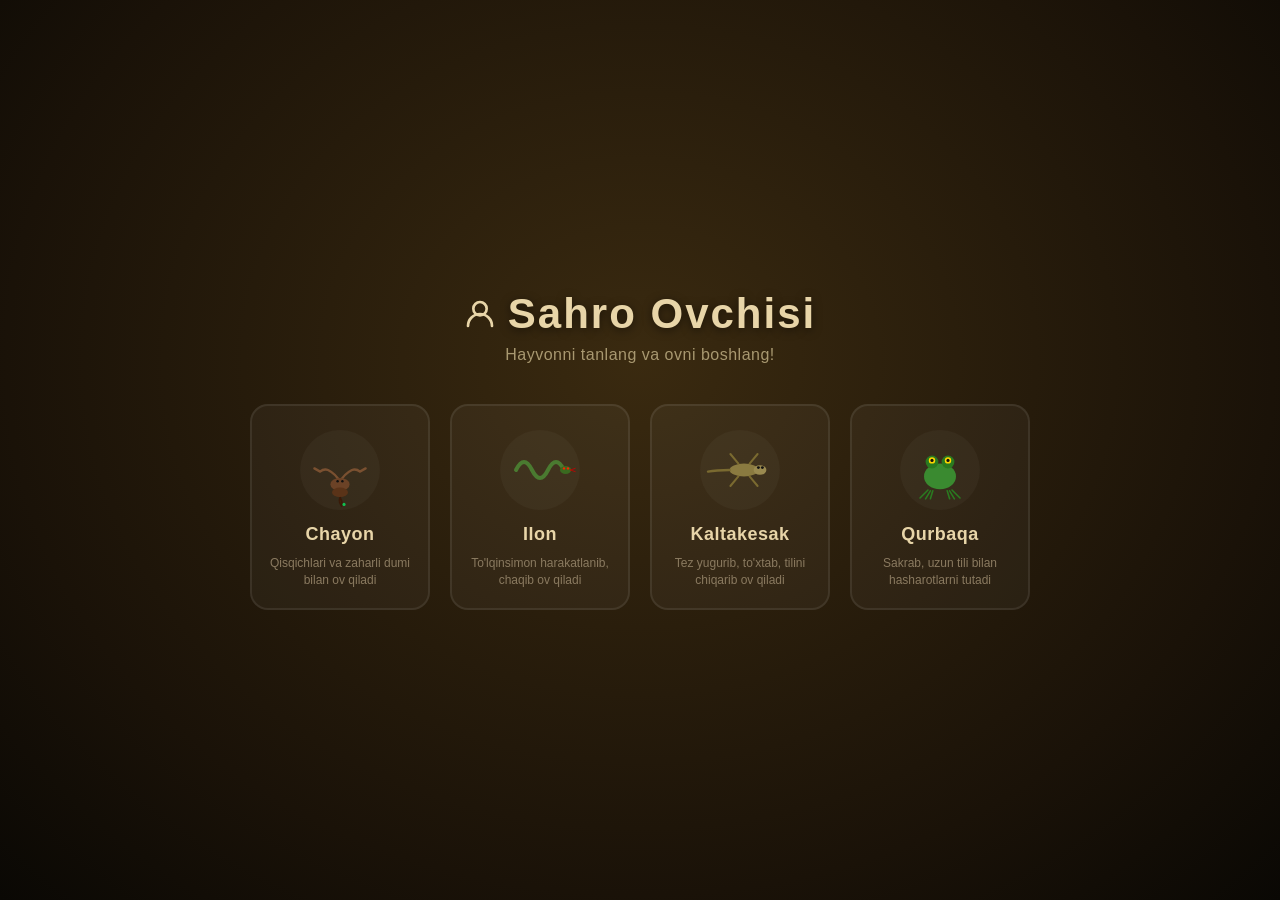
<file: index.html>
<!DOCTYPE html>
<html lang="uz">
<head>
  <meta charset="UTF-8" />
  <meta name="viewport" content="width=device-width, initial-scale=1.0" />
  <title>Desert Hunter Game</title>
  <link rel="stylesheet" href="main.css" />
</head>
<body>

  <!-- ── Selection Screen ── -->
  <div class="select-screen" id="selectScreen">
    <div class="select-bg"></div>
    <div class="select-content">
      <h1 class="select-title">
        <svg width="32" height="32" viewBox="0 0 24 24" fill="none" stroke="#e8d5a8" stroke-width="2" stroke-linecap="round">
          <circle cx="12" cy="8" r="5"/><path d="M3 21c0-4.97 4.03-9 9-9s9 4.03 9 9"/>
        </svg>
        Sahro Ovchisi
      </h1>
      <p class="select-subtitle">Hayvonni tanlang va ovni boshlang!</p>

      <div class="animal-cards" id="animalCards">

        <div class="animal-card" data-animal="scorpion">
          <div class="card-icon">
            <svg viewBox="0 0 100 100" width="80" height="80">
              <path d="M50 65 Q45 55 35 50 Q30 48 25 52 L18 48 M50 65 Q55 55 65 50 Q70 48 75 52 L82 48" stroke="#7a5030" stroke-width="3" fill="none" stroke-linecap="round"/>
              <ellipse cx="50" cy="68" rx="12" ry="8" fill="#6b4226"/>
              <ellipse cx="50" cy="78" rx="10" ry="6" fill="#5a3318"/>
              <path d="M50 84 Q48 90 52 95 Q54 92 50 84" stroke="#3a1a08" stroke-width="2" fill="#4a2810"/>
              <circle cx="3" cy="1" r="2" fill="#00ff66" opacity="0.7" transform="translate(52,92)"/>
              <circle cx="47" cy="64" r="1.5" fill="#111"/>
              <circle cx="53" cy="64" r="1.5" fill="#111"/>
            </svg>
          </div>
          <div class="card-name">Chayon</div>
          <div class="card-desc">Qisqichlari va zaharli dumi bilan ov qiladi</div>
        </div>

        <div class="animal-card" data-animal="snake">
          <div class="card-icon">
            <svg viewBox="0 0 100 100" width="80" height="80">
              <path d="M20 50 Q30 30 40 50 Q50 70 60 50 Q70 30 80 50" stroke="#4a7a30" stroke-width="5" fill="none" stroke-linecap="round"/>
              <ellipse cx="82" cy="50" rx="7" ry="5" fill="#3a6a20"/>
              <circle cx="80" cy="48" r="1.5" fill="#ff2200"/>
              <circle cx="85" cy="48" r="1.5" fill="#ff2200"/>
              <path d="M88 50 L94 48 M88 50 L94 52" stroke="#cc0000" stroke-width="1" stroke-linecap="round"/>
            </svg>
          </div>
          <div class="card-name">Ilon</div>
          <div class="card-desc">To'lqinsimon harakatlanib, chaqib ov qiladi</div>
        </div>

        <div class="animal-card" data-animal="lizard">
          <div class="card-icon">
            <svg viewBox="0 0 100 100" width="80" height="80">
              <ellipse cx="55" cy="50" rx="18" ry="8" fill="#8a7a40"/>
              <ellipse cx="75" cy="50" rx="8" ry="6" fill="#9a8a50"/>
              <path d="M37 50 Q20 50 10 52" stroke="#7a6a30" stroke-width="3" fill="none" stroke-linecap="round"/>
              <line x1="48" y1="42" x2="38" y2="30" stroke="#7a6a30" stroke-width="2.5" stroke-linecap="round"/>
              <line x1="48" y1="58" x2="38" y2="70" stroke="#7a6a30" stroke-width="2.5" stroke-linecap="round"/>
              <line x1="62" y1="42" x2="72" y2="30" stroke="#7a6a30" stroke-width="2.5" stroke-linecap="round"/>
              <line x1="62" y1="58" x2="72" y2="70" stroke="#7a6a30" stroke-width="2.5" stroke-linecap="round"/>
              <circle cx="73" cy="47" r="1.8" fill="#111"/>
              <circle cx="78" cy="47" r="1.8" fill="#111"/>
            </svg>
          </div>
          <div class="card-name">Kaltakesak</div>
          <div class="card-desc">Tez yugurib, to'xtab, tilini chiqarib ov qiladi</div>
        </div>

        <div class="animal-card" data-animal="frog">
          <div class="card-icon">
            <svg viewBox="0 0 100 100" width="80" height="80">
              <ellipse cx="50" cy="58" rx="20" ry="16" fill="#3a8a30"/>
              <circle cx="40" cy="40" r="8" fill="#2a7a20"/>
              <circle cx="60" cy="40" r="8" fill="#2a7a20"/>
              <circle cx="40" cy="38" r="4" fill="#ffd700"/>
              <circle cx="60" cy="38" r="4" fill="#ffd700"/>
              <circle cx="40" cy="38" r="2" fill="#111"/>
              <circle cx="60" cy="38" r="2" fill="#111"/>
              <path d="M35 75 L25 85 M38 76 L32 86 M41 76 L38 86" stroke="#2a7a20" stroke-width="2" stroke-linecap="round"/>
              <path d="M65 75 L75 85 M62 76 L68 86 M59 76 L62 86" stroke="#2a7a20" stroke-width="2" stroke-linecap="round"/>
            </svg>
          </div>
          <div class="card-name">Qurbaqa</div>
          <div class="card-desc">Sakrab, uzun tili bilan hasharotlarni tutadi</div>
        </div>

      </div>
    </div>
  </div>

  <!-- ── In-Game UI ── -->
  <div class="game-ui" id="gameUI" style="display:none;">
    <div class="score-floating" id="scoreFloating">
      <svg width="18" height="18" viewBox="0 0 24 24" fill="#c8a84e" stroke="#8a6e2e" stroke-width="1.5">
        <path d="M6 9V2h12v7a6 6 0 01-12 0z"/><path d="M6 4H3v3a3 3 0 003 3M18 4h3v3a3 3 0 01-3 3" fill="none" stroke="#8a6e2e" stroke-width="1.5"/><line x1="12" y1="15" x2="12" y2="19"/><rect x="8" y="19" width="8" height="2" rx="1"/>
      </svg>
      <span id="score">0</span>
    </div>

    <div class="info-btn" id="infoBtn">
      <svg class="info-icon-svg" width="20" height="20" viewBox="0 0 24 24" fill="none" stroke="#fff" stroke-width="2.5" stroke-linecap="round">
        <circle cx="12" cy="12" r="10"/><line x1="12" y1="16" x2="12" y2="12"/><circle cx="12" cy="8" r="0.5" fill="#fff"/>
      </svg>
      <div class="info-panel">
        <div class="info-title" id="infoTitle">Sahro Ovchisi</div>
        <div class="info-line">Sichqonchani harakatlantiring</div>
        <div class="info-line">Hasharotlarga yaqinlashing</div>
        <div class="info-line">Click qilib ov qiling!</div>
      </div>
    </div>

    <button class="back-btn" id="backBtn">
      <svg width="16" height="16" viewBox="0 0 24 24" fill="none" stroke="#fff" stroke-width="2.5" stroke-linecap="round" stroke-linejoin="round">
        <path d="M19 12H5M12 19l-7-7 7-7"/>
      </svg>
      Ortga
    </button>
  </div>

  <canvas id="canvas"></canvas>
  <script src="main.js"></script>
</body>
</html>
</file>
<file: main.css>
* {
  margin: 0;
  padding: 0;
  box-sizing: border-box;
}

html, body {
  width: 100%;
  height: 100%;
  overflow: hidden;
}

body {
  background: #1a1408;
  font-family: 'Segoe UI', Tahoma, Geneva, Verdana, sans-serif;
  user-select: none;
}

#canvas {
  display: block;
  width: 100vw;
  height: 100vh;
}

/* ======================================
   SELECTION SCREEN
   ====================================== */
.select-screen {
  position: fixed;
  inset: 0;
  z-index: 100;
  display: flex;
  align-items: center;
  justify-content: center;
}

.select-bg {
  position: absolute;
  inset: 0;
  background: radial-gradient(ellipse at 50% 40%, #3a2a10 0%, #1a1208 70%, #0a0804 100%);
}

.select-content {
  position: relative;
  z-index: 1;
  text-align: center;
  max-width: 900px;
  padding: 20px;
}

.select-title {
  font-size: 42px;
  font-weight: 800;
  color: #e8d5a8;
  letter-spacing: 2px;
  margin-bottom: 8px;
  display: flex;
  align-items: center;
  justify-content: center;
  gap: 12px;
  text-shadow: 0 2px 10px rgba(0,0,0,0.5);
}

.select-subtitle {
  font-size: 16px;
  color: #a89870;
  margin-bottom: 40px;
  letter-spacing: 0.5px;
}

.animal-cards {
  display: flex;
  gap: 20px;
  justify-content: center;
  flex-wrap: wrap;
}

.animal-card {
  width: 180px;
  padding: 24px 16px 20px;
  border-radius: 18px;
  background: rgba(255,255,255,0.04);
  border: 2px solid rgba(255,255,255,0.08);
  cursor: pointer;
  transition: all 0.35s cubic-bezier(0.4, 0, 0.2, 1);
  display: flex;
  flex-direction: column;
  align-items: center;
  gap: 10px;
}

.animal-card:hover {
  background: rgba(232, 213, 168, 0.12);
  border-color: rgba(232, 213, 168, 0.35);
  transform: translateY(-6px) scale(1.03);
  box-shadow: 0 12px 40px rgba(0,0,0,0.4), 0 0 20px rgba(232,213,168,0.08);
}

.animal-card:active {
  transform: translateY(-2px) scale(0.98);
}

.card-icon {
  width: 80px;
  height: 80px;
  display: flex;
  align-items: center;
  justify-content: center;
  background: rgba(255,255,255,0.03);
  border-radius: 50%;
  margin-bottom: 4px;
}

.card-name {
  font-size: 18px;
  font-weight: 700;
  color: #e8d5a8;
  letter-spacing: 0.5px;
}

.card-desc {
  font-size: 12px;
  color: #8a7a60;
  line-height: 1.4;
}

/* ======================================
   GAME UI
   ====================================== */
.score-floating {
  position: fixed;
  top: 16px;
  left: 16px;
  z-index: 20;
  font-size: 20px;
  font-weight: 700;
  color: #3b2f2f;
  background: rgba(255, 255, 255, 0.55);
  backdrop-filter: blur(6px);
  padding: 6px 18px;
  border-radius: 30px;
  border: 1.5px solid rgba(255,255,255,0.7);
  pointer-events: none;
  box-shadow: 0 2px 8px rgba(0,0,0,0.1);
  display: flex;
  align-items: center;
  gap: 8px;
}

.info-btn {
  position: fixed;
  bottom: 24px;
  left: 24px;
  z-index: 20;
  width: 42px;
  height: 42px;
  border-radius: 50%;
  background: rgba(59, 47, 47, 0.7);
  backdrop-filter: blur(8px);
  border: 2px solid rgba(255,255,255,0.3);
  display: flex;
  align-items: center;
  justify-content: center;
  cursor: pointer;
  transition: all 0.35s cubic-bezier(0.4, 0, 0.2, 1);
  box-shadow: 0 3px 12px rgba(0,0,0,0.25);
  overflow: hidden;
}

.info-icon-svg {
  transition: opacity 0.25s ease;
  flex-shrink: 0;
}

.info-panel {
  position: absolute;
  bottom: 0;
  left: 0;
  width: 240px;
  padding: 16px 18px;
  opacity: 0;
  pointer-events: none;
  transform: translateY(8px);
  transition: opacity 0.3s ease, transform 0.3s ease;
}

.info-title {
  font-size: 15px;
  font-weight: 800;
  color: #fff;
  margin-bottom: 10px;
}

.info-line {
  font-size: 12px;
  color: rgba(255,255,255,0.85);
  margin-bottom: 4px;
  line-height: 1.4;
}

.info-btn:hover {
  width: 240px;
  height: auto;
  min-height: 130px;
  border-radius: 14px;
  background: rgba(59, 47, 47, 0.9);
  align-items: flex-start;
  justify-content: flex-start;
}

.info-btn:hover .info-icon-svg {
  opacity: 0;
  position: absolute;
}

.info-btn:hover .info-panel {
  opacity: 1;
  pointer-events: auto;
  transform: translateY(0);
}

/* Back button */
.back-btn {
  position: fixed;
  top: 16px;
  right: 16px;
  z-index: 20;
  display: flex;
  align-items: center;
  gap: 6px;
  padding: 8px 16px;
  border-radius: 30px;
  background: rgba(59, 47, 47, 0.6);
  backdrop-filter: blur(6px);
  border: 1.5px solid rgba(255,255,255,0.2);
  color: #fff;
  font-size: 13px;
  font-weight: 600;
  cursor: pointer;
  transition: all 0.25s ease;
  box-shadow: 0 2px 8px rgba(0,0,0,0.15);
}

.back-btn:hover {
  background: rgba(59, 47, 47, 0.85);
  border-color: rgba(255,255,255,0.4);
}
</file>
